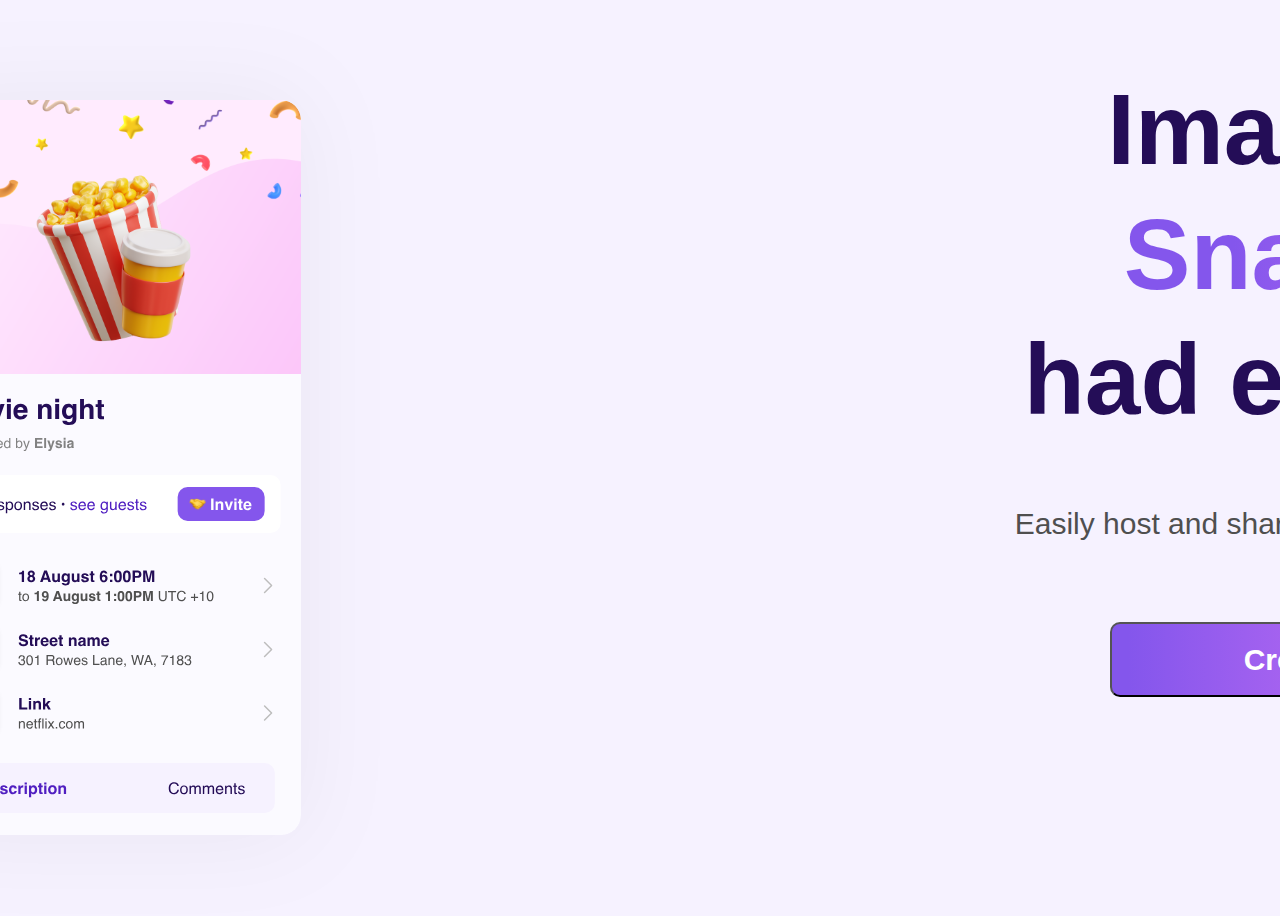
<file: index.html>
<!DOCTYPE html>
<html lang="en">
<head>
    <meta charset="UTF-8">
    <meta http-equiv="X-UA-Compatible" content="IE=edge">
    <meta name="viewport" content="width=device-width, initial-scale=1.0">
    <link rel="stylesheet" href="style.css">
    <link rel="stylesheet" href="screen.css">
    <title>Document</title>
</head>
<div class="eventbox"> <img src ="images/Landing page image.svg" alt="landing page image">
</div>

<div class="imaginetext"> <h1>Imagine if <span class="snapchat">  Snapchat </span> had events.</h1>
    <p> Easily host and share events with your friends across any social media.</p>

<a href="eventpage.html">
<button class="createbtn" type="button">Create my event</button>
</a>







</div>
<body>
    
</body>
</html>
</file>
<file: style.css>
/* index css */

body{
    background-color: #F6F2FF;
}
.eventbox {
position: absolute;
left: calc(40% - 440px/2 - 366px);
top: 100px;
filter: drop-shadow(0px 0px 46.8696px rgba(0, 0, 0, 0.05));

}

.imaginetext {
position: absolute;
width: 573.91px;
height: 192px;
left: 1000px;
top: 0px;

font-family: 'Helvetica';
font-style: normal;
font-weight: 700;
font-size: 50px;
line-height: 125px;
text-align: right;
color: #240D57;
}

.imaginetext p {
width: 625px;
font-family: 'Helvetica';
font-style: normal;
font-weight: 300;
font-size: 30px;
line-height: 30px;
text-align: right;

color: #4F4F4F;


flex: none;
order: 1;
flex-grow: 0;
}

.createbtn {

display: flex;
flex-direction: row;
justify-content: center;
align-items: center;

position: absolute;
left: calc(-29% - 320px/2 + 436px);
top: 622px;

background: linear-gradient(90deg, #8456EC 3.25%, #E87BF8 100%);
border-radius: 10px;

width: 500px;
height: 75px;

font-family: 'Helvetica';
font-style: normal;
font-weight: 700;
font-size: 30px;
line-height: 23px;
text-align: right;

color: #FFFFFF;
}

.snapchat {
    font-family: 'Helvetica';
    font-style: normal;
    font-weight: 700;
    


text-align: right;

background: linear-gradient(90deg, #8456EC 24.2%, #E87BF8 120.46%);
-webkit-background-clip: text;
-webkit-text-fill-color: transparent;
background-clip: text;
}

/* Event page css */

.cake {
    position: absolute;
width: 500px;
height: 500px;
left: calc(50% - 500px/2 + 266px);
top: 184px;
border-radius: 0px;
}

.eventname h2 {
position: absolute;
width: 333px;
height: 37px;
left: -1000px;
top: 194px;

font-family: 'Helvetica';
font-style: normal;
font-weight: 700;
font-size: 48px;
line-height: 55px;
display: flex;
align-items: center;

color: #240D57;
}

.eventname p {
    position: absolute;
    width: 333px;
    height: 37px;
    left: -1000px;
    top: 260px;
    
    font-family: 'Helvetica';
    font-style: normal;
    font-weight: 700;
    font-size: 20px;
    line-height: 55px;
    display: flex;
    align-items: center;
    
    color: #828282;
    }
    
.eventdate {
position: absolute;
width: 341px;
height: 37px;
left: 325px;
top: 600px;
font-family: 'Helvetica';
font-style: normal;
font-weight: 700;
font-size: 18px;
line-height: 21px;



color: #240D57;


}

.eventdate {
display: flex;
grid-template-columns: 1fr;
grid-gap: 40px;
align-items: center;

}
    
.eventaddress {
        
position: absolute;
width: 341px;
height: 37px;
left: 325px;
top: 750px;
align-items: center;
        
font-family: 'Helvetica';
font-style: normal;
font-weight: 700;
font-size: 18px;
line-height: 19px;     
color: #240D57;
}

.eventaddress {
display: flex;
grid-template-columns: 1fr;
grid-gap: 45px;
}

.eventaddress > .icon {

font-size: 2.5em;


}

.eventdate > .icon {

    font-size: 2.5em;
}
</file>
<file: screen.css>
@media (min-width: 381px) {

    body{

        height: 100vh;
        overflow: hidden;
    }
}
</file>
